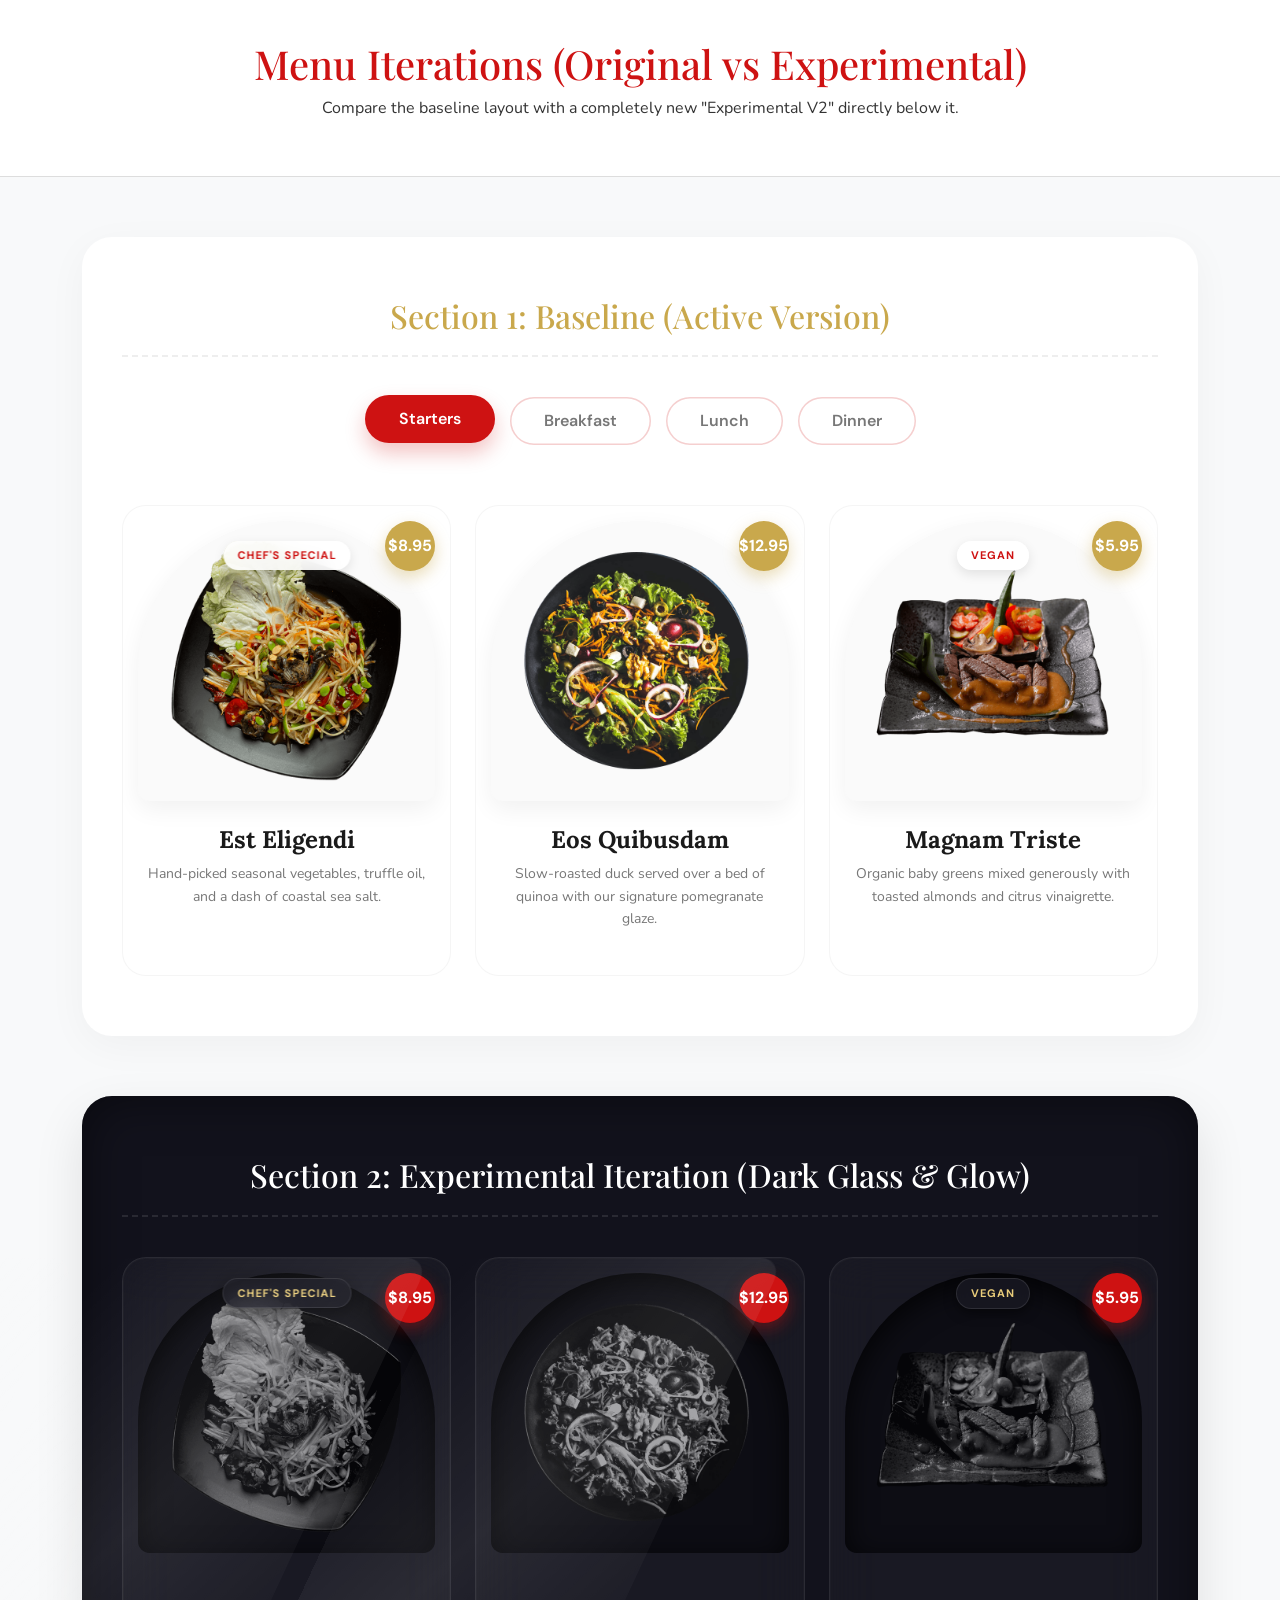
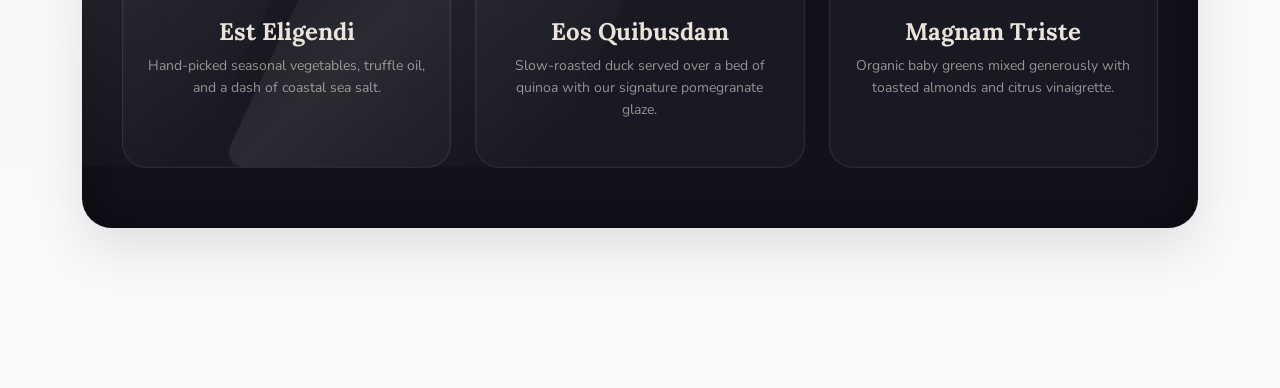
<file: layout.html>
<!DOCTYPE html>
<html lang="en">

<head>
    <meta charset="utf-8">
    <meta content="width=device-width, initial-scale=1.0" name="viewport">
    <title>Menu Layout - Arch Cards</title>

    <!-- Fonts -->
    <link href="https://fonts.googleapis.com" rel="preconnect">
    <link href="https://fonts.gstatic.com" rel="preconnect" crossorigin>
    <link
        href="https://fonts.googleapis.com/css2?family=DM+Sans:wght@300;400;500;600;700&family=Lora:ital,wght@0,400;0,600;0,700;1,400;1,600&family=Nunito:wght@300;400;500;600;700;800&family=Playfair+Display:ital,wght@0,400;0,600;0,700;1,400&display=swap"
        rel="stylesheet">
    <link href="assets/vendor/bootstrap-icons/bootstrap-icons.css" rel="stylesheet">

    <!-- Vendor CSS -->
    <link href="assets/vendor/bootstrap/css/bootstrap.min.css" rel="stylesheet">

    <style>
        :root {
            --premium-red: #ce1212;
            --premium-gold: #c9a84c;
            --premium-gold-light: #e8cc7a;
            --heading-font: 'Playfair Display', serif;
            --nav-font: 'DM Sans', sans-serif;
            --default-font: 'Nunito', sans-serif;
            --food-font: 'Lora', serif;
        }

        body {
            background-color: #f8f9fa;
            color: #333;
            font-family: var(--default-font);
            padding-bottom: 100px;
        }

        .preview-header {
            background: #fff;
            padding: 40px;
            text-align: center;
            margin-bottom: 60px;
            border-bottom: 1px solid #ddd;
        }

        .preview-header h1 {
            font-family: var(--heading-font);
            color: var(--premium-red);
        }

        .layout-section {
            background: #fff;
            border-radius: 30px;
            padding: 60px 40px;
            margin-bottom: 60px;
            box-shadow: 0 10px 40px rgba(0, 0, 0, 0.04);
        }

        .layout-title {
            font-family: var(--heading-font);
            font-size: 32px;
            color: var(--premium-gold);
            margin-bottom: 40px;
            text-align: center;
            border-bottom: 2px dashed #eee;
            padding-bottom: 20px;
        }

        /* =========================================================
       SECTION 1: ORIGINAL LAYOUT (Base Version)
       ========================================================= */
        .pill-tabs {
            display: flex;
            justify-content: center;
            flex-wrap: wrap;
            gap: 15px;
            margin-bottom: 60px;
        }

        .pill-tab {
            background: transparent;
            border: none;
            color: #777;
            padding: 12px 34px;
            border-radius: 50px;
            font-family: var(--nav-font);
            font-size: 16px;
            font-weight: 600;
            cursor: pointer;
            position: relative;
            transition: all 0.4s cubic-bezier(0.4, 0, 0.2, 1);
            box-shadow: inset 0 0 0 1.5px rgba(206, 18, 18, 0.2);
        }

        .pill-tab.active,
        .pill-tab:hover {
            background: var(--premium-red);
            color: #fff;
            box-shadow: 0 10px 20px rgba(206, 18, 18, 0.25);
            transform: translateY(-2px);
        }

        /* Improved contrast and accents for Dark Section tabs */
        .next-gen-section .pill-tab {
            color: rgba(234, 227, 217, 0.5);
            box-shadow: inset 0 0 0 1px rgba(234, 227, 217, 0.15);
        }

        .next-gen-section .pill-tab.active,
        .next-gen-section .pill-tab:hover {
            background: var(--premium-gold);
            color: #111;
            box-shadow: 0 10px 24px rgba(201, 168, 76, 0.3);
        }

        .arch-card {
            background: #ffffff;
            border-radius: 24px;
            padding: 15px 15px 45px 15px;
            /* Increased padding to prevent overlap */
            text-align: center;
            border: 1px solid rgba(0, 0, 0, 0.04);
            transition: all 0.6s cubic-bezier(0.2, 0.8, 0.2, 1);
            height: 100%;
            position: relative;
            cursor: pointer;
            overflow: hidden;
            z-index: 1;
        }

        .arch-card::before {
            content: '';
            position: absolute;
            top: 0;
            left: -150%;
            width: 100%;
            height: 100%;
            background: linear-gradient(120deg, transparent, rgba(255, 255, 255, 0.15), transparent);
            transform: skewX(-25deg);
            transition: all 1.8s ease-in-out;
            z-index: 10;
            pointer-events: none;
        }

        .arch-card:hover::before {
            left: 150%;
        }

        .arch-card:hover {
            box-shadow: 0 30px 60px rgba(0, 0, 0, 0.12);
            transform: translateY(-12px);
            border-color: rgba(201, 168, 76, 0.3);
        }

        .arch-img-wrapper {
            width: 100%;
            height: 280px;
            overflow: hidden;
            border-top-left-radius: 200px;
            border-top-right-radius: 200px;
            border-bottom-left-radius: 16px;
            border-bottom-right-radius: 16px;
            margin-bottom: 25px;
            position: relative;
            background: #fafafa;
            box-shadow: 0 8px 24px rgba(0, 0, 0, 0.06);
            transition: all 0.6s cubic-bezier(0.2, 0.8, 0.2, 1);
        }

        .arch-card:hover .arch-img-wrapper {
            border-top-left-radius: 120px;
            border-top-right-radius: 120px;
            height: 290px;
        }

        .arch-img-wrapper img {
            width: 100%;
            height: 100%;
            object-fit: contain;
            padding: 20px;
            transition: transform 0.8s cubic-bezier(0.2, 0.8, 0.2, 1);
        }

        .arch-card:hover .arch-img-wrapper img {
            transform: scale(1.18) rotate(3deg);
        }

        .floating-badge {
            position: absolute;
            top: 20px;
            left: 50%;
            transform: translateX(-50%);
            background: rgba(255, 255, 255, 0.9);
            backdrop-filter: blur(8px);
            color: var(--premium-red);
            font-family: var(--nav-font);
            font-size: 11px;
            font-weight: 700;
            letter-spacing: 1px;
            text-transform: uppercase;
            padding: 6px 14px;
            border-radius: 30px;
            box-shadow: 0 4px 12px rgba(0, 0, 0, 0.1);
            z-index: 2;
            transition: all 0.5s cubic-bezier(0.2, 0.8, 0.2, 1);
        }

        .arch-card:hover .floating-badge {
            top: 15px;
            background: var(--premium-red);
            color: #fff;
            box-shadow: 0 6px 16px rgba(206, 18, 18, 0.3);
        }

        .arch-card .price-tag {
            position: absolute;
            top: 15px;
            right: 15px;
            background: var(--premium-gold);
            color: #fff;
            font-family: var(--nav-font);
            font-size: 16px;
            font-weight: 700;
            width: 50px;
            height: 50px;
            display: flex;
            align-items: center;
            justify-content: center;
            border-radius: 50%;
            box-shadow: 0 6px 16px rgba(201, 168, 76, 0.4);
            z-index: 2;
            transition: all 0.6s cubic-bezier(0.34, 1.56, 0.64, 1);
        }

        .arch-card:hover .price-tag {
            transform: scale(1.15) rotate(-12deg);
            box-shadow: 0 12px 24px rgba(201, 168, 76, 0.6);
            background: #111;
        }

        .arch-card h4 {
            font-family: var(--food-font);
            font-size: 24px;
            font-weight: 700;
            color: #1a1a1a;
            margin-bottom: 8px;
            margin-top: 15px;
            transition: color 0.4s ease;
        }

        .arch-card:hover h4 {
            color: var(--premium-red);
        }

        .arch-card .ingredients {
            font-size: 14px;
            color: #777;
            margin-bottom: 0;
            padding: 0 10px;
            line-height: 1.6;
        }

        .add-btn {
            position: absolute;
            bottom: -60px;
            left: 50%;
            transform: translateX(-50%);
            background: #111;
            color: #fff;
            height: 48px;
            width: 48px;
            border-radius: 50px;
            display: flex;
            align-items: center;
            justify-content: center;
            font-size: 22px;
            transition: all 0.5s cubic-bezier(0.34, 1.56, 0.64, 1);
            box-shadow: 0 8px 20px rgba(0, 0, 0, 0.2);
            overflow: hidden;
            white-space: nowrap;
            z-index: 5;
        }

        .add-btn-text {
            font-family: var(--nav-font);
            font-size: 15px;
            font-weight: 700;
            letter-spacing: 0.5px;
            max-width: 0;
            opacity: 0;
            transition: all 0.4s ease;
        }

        .arch-card:hover .add-btn {
            bottom: 25px;
        }

        .add-btn:hover {
            background: var(--premium-red);
            width: 160px;
            box-shadow: 0 10px 24px rgba(206, 18, 18, 0.4);
        }

        .add-btn:hover .add-btn-text {
            max-width: 100px;
            opacity: 1;
            margin-left: 18px;
            margin-right: 8px;
        }

        .add-btn i {
            transition: transform 0.4s ease;
        }

        .add-btn:hover i {
            transform: translateX(4px);
        }


        /* =========================================================
       SECTION 2: EXPERIMENTAL DUPLICATE (Full Premium Upgrades)
       ========================================================= */
        .next-gen-section {
            background: #12121c;
            /* Deep Charcoal Dark Mode */
            color: #eae3d9;
            /* Cream Text */
            border-radius: 30px;
            padding: 60px 40px;
            margin-bottom: 60px;
            box-shadow: inset 0 0 50px rgba(0, 0, 0, 0.5), 0 20px 50px rgba(0, 0, 0, 0.1);
        }

        .next-gen-section .layout-title {
            border-bottom-color: rgba(255, 255, 255, 0.1);
        }

        /* V2 Card Base */
        .arch-card-v2 {
            background: rgba(255, 255, 255, 0.03);
            /* Frosted Glass Base */
            backdrop-filter: blur(24px);
            -webkit-backdrop-filter: blur(24px);
            border-radius: 24px;
            padding: 15px 15px 45px 15px;
            /* Increased padding to prevent overlap */
            text-align: center;
            border: 1px solid rgba(255, 255, 255, 0.08);
            /* Re-added solid subtle border mask */
            box-shadow: inset 0 0 0 1px rgba(255, 255, 255, 0.02);
            transition: all 0.6s cubic-bezier(0.2, 0.8, 0.2, 1);
            height: 100%;
            position: relative;
            cursor: pointer;
            /* removed overflow: hidden to allow image to pop OUT of card! */
            z-index: 1;
        }

        /* Spotlight Glow (Cursor Follows) Layer */
        .spotlight {
            position: absolute;
            top: 0;
            left: 0;
            right: 0;
            bottom: 0;
            border-radius: 24px;
            pointer-events: none;
            z-index: 1.5;
            /* In front of the mask but behind the content */
            opacity: 0;
            pointer-events: none;
            /* Never interferes with interaction */
            transition: opacity 0.5s ease;
            background: radial-gradient(600px circle at var(--mouse-x, 50%) var(--mouse-y, 50%),
                    rgba(201, 168, 76, 0.35),
                    transparent 40%);
        }

        .arch-card-v2:hover .spotlight {
            opacity: 1;
        }

        /* Glare Sweep Layer */
        .glare-sweep {
            position: absolute;
            top: 0;
            left: -150%;
            width: 100%;
            height: 100%;
            border-radius: 24px;
            overflow: hidden;
            background: linear-gradient(120deg, transparent, rgba(255, 255, 255, 0.08), transparent);
            transform: skewX(-25deg);
            transition: all 2.2s ease-in-out;
            z-index: 20;
            /* Swept OVER badge and price tag for realism */
            pointer-events: none;
        }

        .arch-card-v2:hover .glare-sweep {
            left: 150%;
        }

        .arch-card-v2:hover {
            box-shadow: 0 40px 80px rgba(0, 0, 0, 0.6);
            transform: translateY(-12px);
            border-color: rgba(201, 168, 76, 0.3);
        }

        /* V2 Image Arch Wrapper (Container) */
        .arch-img-wrapper-v2 {
            width: 100%;
            height: 280px;
            margin-bottom: 35px;
            /* Extra room due to scale pop-out */
            position: relative;
            transition: all 0.6s cubic-bezier(0.2, 0.8, 0.2, 1);
        }

        /* The arch background logic separated so img can overflow */
        .arch-bg-mask {
            position: absolute;
            top: 0;
            left: 0;
            right: 0;
            bottom: 0;
            border-top-left-radius: 200px;
            border-top-right-radius: 200px;
            border-bottom-left-radius: 16px;
            border-bottom-right-radius: 16px;
            background: #0d0d14;
            box-shadow: inset 0 8px 30px rgba(0, 0, 0, 0.8);
            z-index: 1;
            transition: all 0.5s cubic-bezier(0.2, 0.8, 0.2, 1);
        }

        .arch-card-v2:hover .arch-bg-mask {
            border-top-left-radius: 40px;
            border-top-right-radius: 40px;
            bottom: 20px;
            /* Slight squeeze to accentuate 3D scale */
        }

        /* 3D PARALLAX ESCAPE IMAGE */
        .arch-img-wrapper-v2 img {
            position: relative;
            width: 100%;
            height: 100%;
            object-fit: contain;
            padding: 20px;
            filter: grayscale(100%) opacity(0.6) contrast(1.2);
            transition: transform 0.8s cubic-bezier(0.2, 0.8, 0.2, 1), filter 1s ease;
            z-index: 2;
            /* Sits above the arch background */
        }

        .arch-card-v2:hover .arch-img-wrapper-v2 img {
            filter: drop-shadow(0 20px 30px rgba(0, 0, 0, 0.6)) grayscale(0%) opacity(1) contrast(1.1);
            transform: scale(1.3) translateY(-15px) rotate(4deg);
            /* Pops completely outside! */
        }

        /* 5-Star Rating Reveal */
        .rating-stars {
            color: var(--premium-gold-light);
            font-size: 14px;
            letter-spacing: 2px;
            opacity: 0;
            height: 20px;
            /* Fixed height to prevent layout shift */
            transform: translateY(10px);
            transition: all 0.5s cubic-bezier(0.2, 0.8, 0.2, 1);
            margin-bottom: 10px;
            position: relative;
            z-index: 2;
        }

        .arch-card-v2:hover .rating-stars {
            opacity: 1;
            transform: translateY(0);
        }

        .rating-stars span {
            font-family: var(--nav-font);
            font-size: 11px;
            color: rgba(234, 227, 217, 0.5);
            letter-spacing: 0;
            margin-left: 5px;
        }

        /* Content */
        .v2-content {
            position: relative;
            z-index: 2;
        }

        .arch-card-v2 h4 {
            font-family: var(--food-font);
            font-size: 24px;
            font-weight: 700;
            color: #eae3d9;
            margin-bottom: 8px;
            transition: color 0.4s ease;
        }

        .arch-card-v2:hover h4 {
            background: linear-gradient(90deg, #eae3d9, var(--premium-gold-light), #fff, #eae3d9);
            background-size: 200% auto;
            color: transparent;
            -webkit-background-clip: text;
            background-clip: text;
            animation: shine-text 3s linear infinite;
        }

        @keyframes shine-text {
            to {
                background-position: 200% center;
            }
        }

        .arch-card-v2 .ingredients {
            font-size: 14px;
            color: rgba(234, 227, 217, 0.6);
            margin-bottom: 0;
            padding: 0 10px;
            line-height: 1.6;
        }

        .arch-card-v2 .price-tag {
            position: absolute;
            top: 15px;
            right: 15px;
            background: var(--premium-red);
            color: #fff;
            font-family: var(--nav-font);
            font-size: 16px;
            font-weight: 700;
            width: 50px;
            height: 50px;
            display: flex;
            align-items: center;
            justify-content: center;
            border-radius: 50%;
            box-shadow: 0 6px 16px rgba(206, 18, 18, 0.4);
            z-index: 10;
            transition: all 0.6s cubic-bezier(0.34, 1.56, 0.64, 1);
        }

        .arch-card-v2:hover .price-tag {
            transform: scale(1.15) rotate(15deg);
            box-shadow: 0 12px 30px rgba(201, 168, 76, 0.5);
            background: var(--premium-gold);
            color: #111;
        }

        .arch-card-v2 .floating-badge {
            position: absolute;
            top: 20px;
            left: 50%;
            transform: translateX(-50%);
            background: rgba(26, 26, 36, 0.8);
            backdrop-filter: blur(8px);
            -webkit-backdrop-filter: blur(8px);
            border: 1px solid rgba(255, 255, 255, 0.1);
            color: var(--premium-gold-light);
            font-family: var(--nav-font);
            font-size: 11px;
            font-weight: 700;
            letter-spacing: 1px;
            text-transform: uppercase;
            padding: 6px 14px;
            border-radius: 30px;
            box-shadow: 0 4px 12px rgba(0, 0, 0, 0.5);
            z-index: 10;
            transition: all 0.5s cubic-bezier(0.2, 0.8, 0.2, 1);
        }

        .arch-card-v2:hover .floating-badge {
            top: 15px;
            background: var(--premium-gold);
            color: #111;
        }

        .arch-card-v2 .add-btn {
            position: absolute;
            bottom: -60px;
            left: 50%;
            transform: translateX(-50%);
            background: var(--premium-gold);
            color: #111;
            height: 48px;
            width: 48px;
            border-radius: 50px;
            display: flex;
            align-items: center;
            justify-content: center;
            font-size: 22px;
            transition: all 0.5s cubic-bezier(0.34, 1.56, 0.64, 1);
            box-shadow: 0 8px 20px rgba(201, 168, 76, 0.3);
            overflow: hidden;
            white-space: nowrap;
            z-index: 15;
            opacity: 0;
            pointer-events: none;
        }

        .arch-card-v2:hover .add-btn {
            bottom: 25px;
            opacity: 1;
            pointer-events: auto;
        }

        .arch-card-v2 .add-btn:hover {
            background: var(--premium-red);
            color: #fff;
            width: 160px;
            box-shadow: 0 10px 24px rgba(206, 18, 18, 0.5);
        }

        .arch-card-v2 .add-btn:hover .add-btn-text {
            max-width: 100px;
            opacity: 1;
            margin-left: 18px;
            margin-right: 8px;
        }

        .arch-card-v2 .add-btn:hover i {
            transform: translateX(4px);
        }

        /* Remove clipping on row so expanded images survive bounds */
        .row {
            overflow: visible;
        }

        /* Mobile Optimization */
        @media (max-width: 768px) {

            .layout-section,
            .next-gen-section {
                padding: 40px 20px;
            }

            .arch-img-wrapper,
            .arch-img-wrapper-v2 {
                height: 240px;
            }
        }
    </style>
</head>

<body>

    <div class="preview-header">
        <h1>Menu Iterations (Original vs Experimental)</h1>
        <p>Compare the baseline layout with a completely new "Experimental V2" directly below it.</p>
    </div>

    <div class="container">

        <!-- ========================================================================= -->
        <!-- SECTION 1: THE ORIGINAL APPROVED LAYOUT -->
        <!-- ========================================================================= -->
        <div class="layout-section">
            <h2 class="layout-title">Section 1: Baseline (Active Version)</h2>

            <div class="pill-tabs">
                <button class="pill-tab active">Starters</button>
                <button class="pill-tab">Breakfast</button>
                <button class="pill-tab">Lunch</button>
                <button class="pill-tab">Dinner</button>
            </div>

            <div class="row g-4 justify-content-center">
                <!-- Card 1 -->
                <div class="col-lg-4 col-md-6">
                    <div class="arch-card">
                        <div class="price-tag">$8.95</div>
                        <div class="arch-img-wrapper">
                            <span class="floating-badge">Chef's Special</span>
                            <img src="assets/img/menu/menu-item-3.png" alt="Menu Item">
                        </div>
                        <h4>Est Eligendi</h4>
                        <p class="ingredients">Hand-picked seasonal vegetables, truffle oil, and a dash of coastal sea
                            salt.</p>
                        <div class="add-btn">
                            <span class="add-btn-text">Order Now</span>
                            <i class="bi bi-arrow-right-short"></i>
                        </div>
                    </div>
                </div>

                <!-- Card 2 -->
                <div class="col-lg-4 col-md-6">
                    <div class="arch-card">
                        <div class="price-tag">$12.95</div>
                        <div class="arch-img-wrapper">
                            <img src="assets/img/menu/menu-item-4.png" alt="Menu Item">
                        </div>
                        <h4>Eos Quibusdam</h4>
                        <p class="ingredients">Slow-roasted duck served over a bed of quinoa with our signature
                            pomegranate glaze.</p>
                        <div class="add-btn">
                            <span class="add-btn-text">Order Now</span>
                            <i class="bi bi-arrow-right-short"></i>
                        </div>
                    </div>
                </div>

                <!-- Card 3 -->
                <div class="col-lg-4 col-md-6">
                    <div class="arch-card">
                        <div class="price-tag">$5.95</div>
                        <div class="arch-img-wrapper">
                            <span class="floating-badge">Vegan</span>
                            <img src="assets/img/menu/menu-item-5.png" alt="Menu Item">
                        </div>
                        <h4>Magnam Triste</h4>
                        <p class="ingredients">Organic baby greens mixed generously with toasted almonds and citrus
                            vinaigrette.</p>
                        <div class="add-btn">
                            <span class="add-btn-text">Order Now</span>
                            <i class="bi bi-arrow-right-short"></i>
                        </div>
                    </div>
                </div>
            </div>
        </div>


        <!-- ========================================================================= -->
        <!-- SECTION 2: THE EXPERIMENTAL COPY (V2 Ultimate Edit) -->
        <!-- ========================================================================= -->
        <div class="next-gen-section">
            <h2 class="layout-title text-white">Section 2:
                Experimental Iteration (Dark Glass & Glow)</h2>

            <div class="row g-4 justify-content-center">
                <!-- V2 Card 1 -->
                <div class="col-lg-4 col-md-6">
                    <div class="arch-card-v2" onmousemove="handleSpotlight(event, this)">
                        <div class="spotlight"></div>
                        <div class="glare-sweep"></div>
                        <div class="price-tag">$8.95</div>
                        <span class="floating-badge">Chef's Special</span>

                        <div class="arch-img-wrapper-v2">
                            <div class="arch-bg-mask"></div>
                            <img src="assets/img/menu/menu-item-3.png" alt="Menu Item">
                        </div>

                        <div class="v2-content">
                            <div class="rating-stars">★★★★★ <span>(142 Reviews)</span></div>
                            <h4>Est Eligendi</h4>
                            <p class="ingredients">Hand-picked seasonal vegetables, truffle oil, and a dash of coastal
                                sea salt.</p>
                        </div>

                        <div class="add-btn">
                            <span class="add-btn-text">Order Now</span>
                            <i class="bi bi-arrow-right-short"></i>
                        </div>
                    </div>
                </div>

                <!-- V2 Card 2 -->
                <div class="col-lg-4 col-md-6">
                    <div class="arch-card-v2" onmousemove="handleSpotlight(event, this)">
                        <div class="spotlight"></div>
                        <div class="glare-sweep"></div>
                        <div class="price-tag">$12.95</div>

                        <div class="arch-img-wrapper-v2">
                            <div class="arch-bg-mask"></div>
                            <img src="assets/img/menu/menu-item-4.png" alt="Menu Item">
                        </div>

                        <div class="v2-content">
                            <div class="rating-stars">★★★★★ <span>(84 Reviews)</span></div>
                            <h4>Eos Quibusdam</h4>
                            <p class="ingredients">Slow-roasted duck served over a bed of quinoa with our signature
                                pomegranate glaze.</p>
                        </div>

                        <div class="add-btn">
                            <span class="add-btn-text">Order Now</span>
                            <i class="bi bi-arrow-right-short"></i>
                        </div>
                    </div>
                </div>

                <!-- V2 Card 3 -->
                <div class="col-lg-4 col-md-6">
                    <div class="arch-card-v2" onmousemove="handleSpotlight(event, this)">
                        <div class="spotlight"></div>
                        <div class="glare-sweep"></div>
                        <div class="price-tag">$5.95</div>
                        <span class="floating-badge">Vegan</span>

                        <div class="arch-img-wrapper-v2">
                            <div class="arch-bg-mask"></div>
                            <img src="assets/img/menu/menu-item-5.png" alt="Menu Item">
                        </div>

                        <div class="v2-content">
                            <div class="rating-stars">★★★★★ <span>(210 Reviews)</span></div>
                            <h4>Magnam Triste</h4>
                            <p class="ingredients">Organic baby greens mixed generously with toasted almonds and citrus
                                vinaigrette.</p>
                        </div>

                        <div class="add-btn">
                            <span class="add-btn-text">Order Now</span>
                            <i class="bi bi-arrow-right-short"></i>
                        </div>
                    </div>
                </div>
            </div>

        </div>

    </div>

    <script>
        // Spotlight JS Logic for V2 Cards
        function handleSpotlight(e, card) {
            const rect = card.getBoundingClientRect();
            const x = e.clientX - rect.left;
            const y = e.clientY - rect.top;
            card.style.setProperty('--mouse-x', `${x}px`);
            card.style.setProperty('--mouse-y', `${y}px`);
        }
    </script>

</body>

</html>
</file>
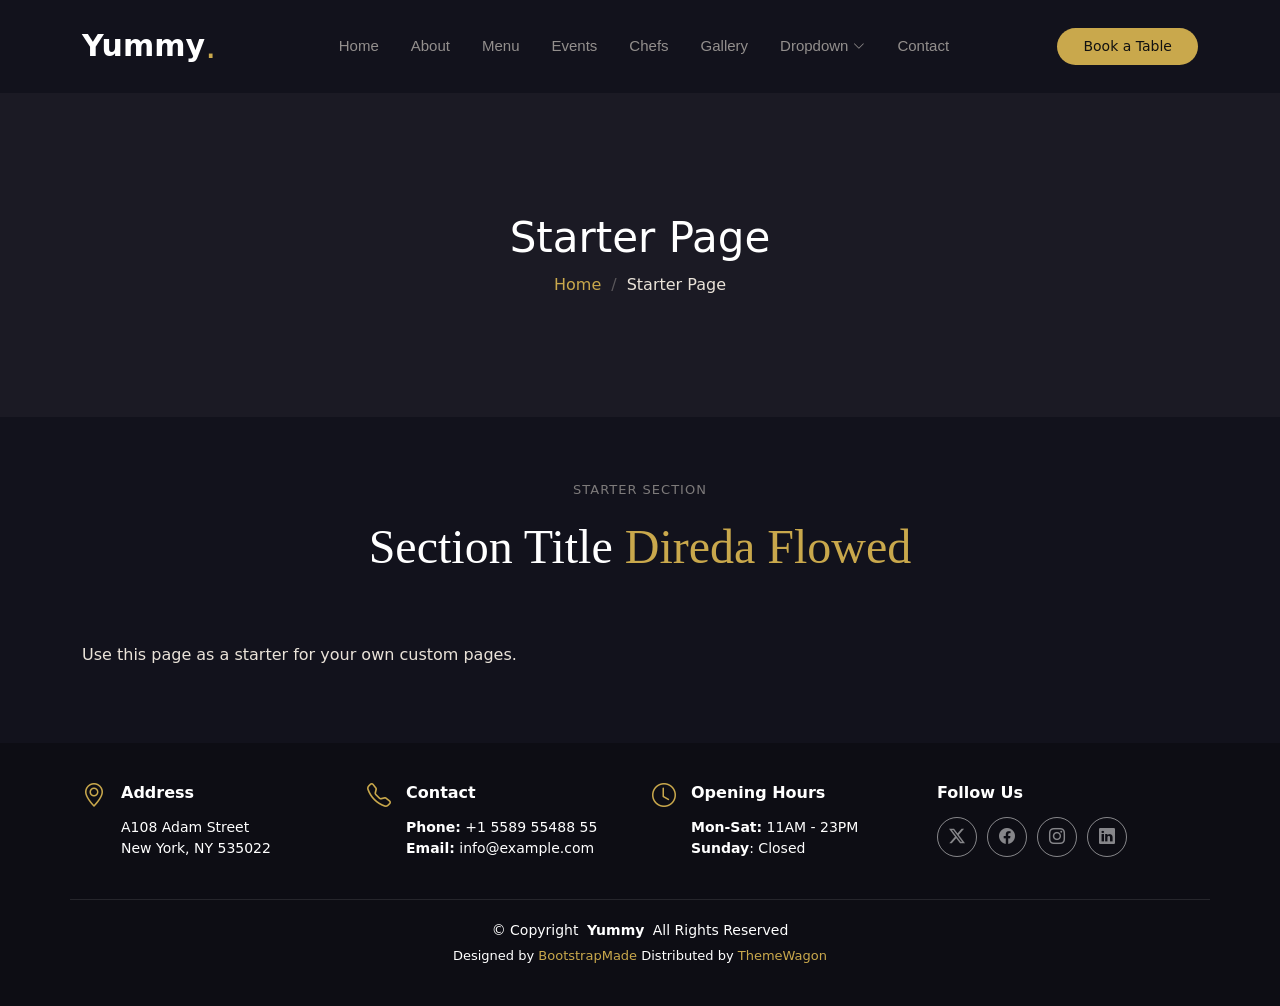
<file: starter-page.html>
<!DOCTYPE html>
<html lang="en">

<head>
  <meta charset="utf-8">
  <meta content="width=device-width, initial-scale=1.0" name="viewport">
  <title>Starter Page - Yummy Bootstrap Template</title>
  <meta name="description" content="">
  <meta name="keywords" content="">

  <!-- Favicons -->
  <link href="assets/img/favicon.png" rel="icon">
  <link href="assets/img/apple-touch-icon.png" rel="apple-touch-icon">

  <!-- Fonts -->
  <link href="https://fonts.googleapis.com" rel="preconnect">
  <link href="https://fonts.gstatic.com" rel="preconnect" crossorigin>
  <link href="https://fonts.googleapis.com/css2?family=Roboto:ital,wght@0,100;0,300;0,400;0,500;0,700;0,900;1,100;1,300;1,400;1,500;1,700;1,900&family=Inter:wght@100;200;300;400;500;600;700;800;900&family=Amatic+SC:wght@400;700&display=swap" rel="stylesheet">

  <!-- Vendor CSS Files -->
  <link href="assets/vendor/bootstrap/css/bootstrap.min.css" rel="stylesheet">
  <link href="assets/vendor/bootstrap-icons/bootstrap-icons.css" rel="stylesheet">
  <link href="assets/vendor/aos/aos.css" rel="stylesheet">
  <link href="assets/vendor/glightbox/css/glightbox.min.css" rel="stylesheet">
  <link href="assets/vendor/swiper/swiper-bundle.min.css" rel="stylesheet">

  <!-- Main CSS File -->
  <link href="assets/css/main.css" rel="stylesheet">

  <!-- =======================================================
  * Template Name: Yummy
  * Template URL: https://bootstrapmade.com/yummy-bootstrap-restaurant-website-template/
  * Updated: Aug 07 2024 with Bootstrap v5.3.3
  * Author: BootstrapMade.com
  * License: https://bootstrapmade.com/license/
  ======================================================== -->
</head>

<body class="starter-page-page">

  <header id="header" class="header d-flex align-items-center sticky-top">
    <div class="container position-relative d-flex align-items-center justify-content-between">

      <a href="index.html" class="logo d-flex align-items-center me-auto me-xl-0">
        <!-- Uncomment the line below if you also wish to use an image logo -->
        <!-- <img src="assets/img/logo.png" alt=""> -->
        <h1 class="sitename">Yummy</h1>
        <span>.</span>
      </a>

      <nav id="navmenu" class="navmenu">
        <ul>
          <li><a href="#hero">Home<br></a></li>
          <li><a href="#about">About</a></li>
          <li><a href="#menu">Menu</a></li>
          <li><a href="#events">Events</a></li>
          <li><a href="#chefs">Chefs</a></li>
          <li><a href="#gallery">Gallery</a></li>
          <li class="dropdown"><a href="#"><span>Dropdown</span> <i class="bi bi-chevron-down toggle-dropdown"></i></a>
            <ul>
              <li><a href="#">Dropdown 1</a></li>
              <li class="dropdown"><a href="#"><span>Deep Dropdown</span> <i class="bi bi-chevron-down toggle-dropdown"></i></a>
                <ul>
                  <li><a href="#">Deep Dropdown 1</a></li>
                  <li><a href="#">Deep Dropdown 2</a></li>
                  <li><a href="#">Deep Dropdown 3</a></li>
                  <li><a href="#">Deep Dropdown 4</a></li>
                  <li><a href="#">Deep Dropdown 5</a></li>
                </ul>
              </li>
              <li><a href="#">Dropdown 2</a></li>
              <li><a href="#">Dropdown 3</a></li>
              <li><a href="#">Dropdown 4</a></li>
            </ul>
          </li>
          <li><a href="#contact">Contact</a></li>
        </ul>
        <i class="mobile-nav-toggle d-xl-none bi bi-list"></i>
      </nav>

      <a class="btn-getstarted" href="index.html#book-a-table">Book a Table</a>

    </div>
  </header>

  <main class="main">

    <!-- Page Title -->
    <div class="page-title" data-aos="fade">
      <div class="container">
        <h1>Starter Page</h1>
        <nav class="breadcrumbs">
          <ol>
            <li><a href="index.html">Home</a></li>
            <li class="current">Starter Page</li>
          </ol>
        </nav>
      </div>
    </div><!-- End Page Title -->

    <!-- Starter Section Section -->
    <section id="starter-section" class="starter-section section">

      <!-- Section Title -->
      <div class="container section-title" data-aos="fade-up">
        <h2>Starter Section</h2>
        <p><span>Section Title</span> <span class="description-title">Direda Flowed</span></p>
      </div><!-- End Section Title -->

      <div class="container" data-aos="fade-up">
        <p>Use this page as a starter for your own custom pages.</p>
      </div>

    </section><!-- /Starter Section Section -->

  </main>

  <footer id="footer" class="footer dark-background">

    <div class="container">
      <div class="row gy-3">
        <div class="col-lg-3 col-md-6 d-flex">
          <i class="bi bi-geo-alt icon"></i>
          <div class="address">
            <h4>Address</h4>
            <p>A108 Adam Street</p>
            <p>New York, NY 535022</p>
            <p></p>
          </div>

        </div>

        <div class="col-lg-3 col-md-6 d-flex">
          <i class="bi bi-telephone icon"></i>
          <div>
            <h4>Contact</h4>
            <p>
              <strong>Phone:</strong> <span>+1 5589 55488 55</span><br>
              <strong>Email:</strong> <span>info@example.com</span><br>
            </p>
          </div>
        </div>

        <div class="col-lg-3 col-md-6 d-flex">
          <i class="bi bi-clock icon"></i>
          <div>
            <h4>Opening Hours</h4>
            <p>
              <strong>Mon-Sat:</strong> <span>11AM - 23PM</span><br>
              <strong>Sunday</strong>: <span>Closed</span>
            </p>
          </div>
        </div>

        <div class="col-lg-3 col-md-6">
          <h4>Follow Us</h4>
          <div class="social-links d-flex">
            <a href="#" class="twitter"><i class="bi bi-twitter-x"></i></a>
            <a href="#" class="facebook"><i class="bi bi-facebook"></i></a>
            <a href="#" class="instagram"><i class="bi bi-instagram"></i></a>
            <a href="#" class="linkedin"><i class="bi bi-linkedin"></i></a>
          </div>
        </div>

      </div>
    </div>

    <div class="container copyright text-center mt-4">
      <p>© <span>Copyright</span> <strong class="px-1 sitename">Yummy</strong> <span>All Rights Reserved</span></p>
      <div class="credits">
        <!-- All the links in the footer should remain intact. -->
        <!-- You can delete the links only if you've purchased the pro version. -->
        <!-- Licensing information: https://bootstrapmade.com/license/ -->
        <!-- Purchase the pro version with working PHP/AJAX contact form: [buy-url] -->
        Designed by <a href="https://bootstrapmade.com/">BootstrapMade</a> Distributed by <a href="https://themewagon.com">ThemeWagon</a>
      </div>
    </div>

  </footer>

  <!-- Scroll Top -->
  <a href="#" id="scroll-top" class="scroll-top d-flex align-items-center justify-content-center"><i class="bi bi-arrow-up-short"></i></a>

  <!-- Preloader -->
  <div id="preloader"></div>

  <!-- Vendor JS Files -->
  <script src="assets/vendor/bootstrap/js/bootstrap.bundle.min.js"></script>
  <script src="assets/vendor/php-email-form/validate.js"></script>
  <script src="assets/vendor/aos/aos.js"></script>
  <script src="assets/vendor/glightbox/js/glightbox.min.js"></script>
  <script src="assets/vendor/purecounter/purecounter_vanilla.js"></script>
  <script src="assets/vendor/swiper/swiper-bundle.min.js"></script>

  <!-- Main JS File -->
  <script src="assets/js/main.js"></script>

</body>

</html>
</file>
<file: assets/css/main.css>
/**
* Template Name: Yummy
* Template URL: https://bootstrapmade.com/yummy-bootstrap-restaurant-website-template/
* Updated: Aug 07 2024 with Bootstrap v5.3.3
* Author: BootstrapMade.com
* License: https://bootstrapmade.com/license/
*/

/*--------------------------------------------------------------
# Font & Color Variables
# Help: https://bootstrapmade.com/color-system/
--------------------------------------------------------------*/
/* Fonts */
:root {
  --default-font: "Nunito", system-ui, -apple-system, "Segoe UI", Roboto, "Helvetica Neue", Arial, sans-serif;
  --heading-font: "Playfair Display", serif;
  --nav-font: "DM Sans", sans-serif;
  --food-font: "Lora", serif;
}

/* Global Colors - The following color variables are used throughout the website. Updating them here will change the color scheme of the entire website */
:root {
  --background-color: #12121c;
  /* Background color for the entire website, including individual sections */
  --default-color: #eae3d9;
  /* Default color used for the majority of the text content across the entire website */
  --heading-color: #ffffff;
  /* Color for headings, subheadings and title throughout the website */
  --accent-color: #c9a84c;
  /* Accent color that represents your brand on the website. It's used for buttons, links, and other elements that need to stand out */
  --surface-color: #1a1a24;
  /* The surface color is used as a background of boxed elements within sections, such as cards, icon boxes, or other elements that require a visual separation from the global background. */
  --contrast-color: #111111;
  /* Contrast color for text, ensuring readability against backgrounds of accent, heading, or default colors. */
}

/* Nav Menu Colors - The following color variables are used specifically for the navigation menu. They are separate from the global colors to allow for more customization options */
:root {
  --nav-color: rgba(234, 227, 217, 0.6);
  /* The default color of the main navmenu links */
  --nav-hover-color: #c9a84c;
  /* Applied to main navmenu links when they are hovered over or active */
  --nav-mobile-background-color: #1a1a24;
  /* Used as the background color for mobile navigation menu */
  --nav-dropdown-background-color: #1a1a24;
  /* Used as the background color for dropdown items that appear when hovering over primary navigation items */
  --nav-dropdown-color: rgba(234, 227, 217, 0.6);
  /* Used for navigation links of the dropdown items in the navigation menu. */
  --nav-dropdown-hover-color: #c9a84c;
  /* Similar to --nav-hover-color, this color is applied to dropdown navigation links when they are hovered over. */
}

/* Color Presets - These classes override global colors when applied to any section or element, providing reuse of the sam color scheme. */

.light-background {
  --background-color: #181824;
  --surface-color: #1f1f2e;
}

.dark-background {
  --background-color: #0d0d14;
  --default-color: #ffffff;
  --heading-color: #ffffff;
  --surface-color: #1a1a24;
  --contrast-color: #ffffff;
}

/* Smooth scroll */
:root {
  scroll-behavior: smooth;
}

/*--------------------------------------------------------------
# General Styling & Shared Classes
--------------------------------------------------------------*/
body {
  color: var(--default-color);
  background-color: var(--background-color);
  font-family: var(--default-font);
}

a {
  color: var(--accent-color);
  text-decoration: none;
  transition: 0.3s;
}

a:hover {
  color: color-mix(in srgb, var(--accent-color), transparent 25%);
  text-decoration: none;
}

h1,
h2,
h3,
h4,
h5,
h6 {
  color: var(--heading-color);
  font-family: var(--heading-font);
}

/* Pulsating Play Button
------------------------------*/
.pulsating-play-btn {
  width: 94px;
  height: 94px;
  background: radial-gradient(var(--accent-color) 50%, color-mix(in srgb, var(--accent-color), transparent 75%) 52%);
  border-radius: 50%;
  display: block;
  position: relative;
  overflow: hidden;
}

.pulsating-play-btn:before {
  content: "";
  position: absolute;
  width: 120px;
  height: 120px;
  animation-delay: 0s;
  animation: pulsate-play-btn 2s;
  animation-direction: forwards;
  animation-iteration-count: infinite;
  animation-timing-function: steps;
  opacity: 1;
  border-radius: 50%;
  border: 5px solid color-mix(in srgb, var(--accent-color), transparent 30%);
  top: -15%;
  left: -15%;
  background: rgba(198, 16, 0, 0);
}

.pulsating-play-btn:after {
  content: "";
  position: absolute;
  left: 50%;
  top: 50%;
  transform: translateX(-40%) translateY(-50%);
  width: 0;
  height: 0;
  border-top: 10px solid transparent;
  border-bottom: 10px solid transparent;
  border-left: 15px solid #fff;
  z-index: 100;
  transition: all 400ms cubic-bezier(0.55, 0.055, 0.675, 0.19);
}

.pulsating-play-btn:hover:before {
  content: "";
  position: absolute;
  left: 50%;
  top: 50%;
  transform: translateX(-40%) translateY(-50%);
  width: 0;
  height: 0;
  border: none;
  border-top: 10px solid transparent;
  border-bottom: 10px solid transparent;
  border-left: 15px solid #fff;
  z-index: 200;
  animation: none;
  border-radius: 0;
}

.pulsating-play-btn:hover:after {
  border-left: 15px solid var(--accent-color);
  transform: scale(20);
}

@keyframes pulsate-play-btn {
  0% {
    transform: scale(0.6, 0.6);
    opacity: 1;
  }

  100% {
    transform: scale(1, 1);
    opacity: 0;
  }
}

/* PHP Email Form Messages
------------------------------*/
.php-email-form .error-message {
  display: none;
  background: #df1529;
  color: #ffffff;
  text-align: left;
  padding: 15px;
  margin-bottom: 24px;
  font-weight: 600;
}

.php-email-form .sent-message {
  display: none;
  color: #ffffff;
  background: #059652;
  text-align: center;
  padding: 15px;
  margin-bottom: 24px;
  font-weight: 600;
}

.php-email-form .loading {
  display: none;
  background: var(--surface-color);
  text-align: center;
  padding: 15px;
  margin-bottom: 24px;
}

.php-email-form .loading:before {
  content: "";
  display: inline-block;
  border-radius: 50%;
  width: 24px;
  height: 24px;
  margin: 0 10px -6px 0;
  border: 3px solid var(--accent-color);
  border-top-color: var(--surface-color);
  animation: php-email-form-loading 1s linear infinite;
}

@keyframes php-email-form-loading {
  0% {
    transform: rotate(0deg);
  }

  100% {
    transform: rotate(360deg);
  }
}

/*--------------------------------------------------------------
# Global Header
--------------------------------------------------------------*/
.header {
  color: var(--default-color);
  background-color: var(--background-color);
  padding: 20px 0;
  transition: all 0.5s;
  z-index: 997;
}

.header .logo {
  line-height: 1;
}

.header .logo img {
  max-height: 36px;
  margin-right: 8px;
}

.header .logo h1 {
  font-size: 30px;
  margin: 0;
  font-weight: 700;
  color: var(--heading-color);
  font-family: var(--default-font);
}

.header .logo span {
  color: var(--accent-color);
  font-size: 36px;
}

.header .btn-getstarted,
.header .btn-getstarted:focus {
  color: var(--contrast-color);
  background: var(--accent-color);
  font-size: 14px;
  padding: 8px 26px;
  margin: 0;
  border-radius: 50px;
  transition: 0.3s;
}

.header .btn-getstarted:hover,
.header .btn-getstarted:focus:hover {
  color: var(--contrast-color);
  background: color-mix(in srgb, var(--accent-color), transparent 15%);
}

@media (max-width: 1200px) {
  .header .logo {
    order: 1;
  }

  .header .btn-getstarted {
    order: 2;
    margin: 0 15px 0 0;
    padding: 6px 20px;
  }

  .header .navmenu {
    order: 3;
  }
}

.scrolled .header {
  box-shadow: 0px 0 18px rgba(0, 0, 0, 0.1);
}

/*--------------------------------------------------------------
# Navigation Menu
--------------------------------------------------------------*/
/* Desktop Navigation */
@media (min-width: 1200px) {
  .navmenu {
    padding: 0;
  }

  .navmenu ul {
    margin: 0;
    padding: 0;
    display: flex;
    list-style: none;
    align-items: center;
  }

  .navmenu li {
    position: relative;
  }

  .navmenu>ul>li {
    white-space: nowrap;
    padding: 15px 14px;
  }

  .navmenu>ul>li:last-child {
    padding-right: 0;
  }

  .navmenu a,
  .navmenu a:focus {
    color: var(--nav-color);
    font-size: 15px;
    padding: 0 2px;
    font-family: var(--nav-font);
    font-weight: 500;
    display: flex;
    align-items: center;
    justify-content: space-between;
    white-space: nowrap;
    transition: 0.3s;
    position: relative;
  }

  .navmenu a i,
  .navmenu a:focus i {
    font-size: 12px;
    line-height: 0;
    margin-left: 5px;
    transition: 0.3s;
  }

  .navmenu>ul>li>a:before {
    content: "";
    position: absolute;
    height: 2px;
    bottom: -6px;
    left: 0;
    background-color: var(--nav-hover-color);
    visibility: hidden;
    width: 0px;
    transition: all 0.3s ease-in-out 0s;
  }

  .navmenu a:hover:before,
  .navmenu li:hover>a:before,
  .navmenu .active:before {
    visibility: visible;
    width: 100%;
  }

  .navmenu li:hover>a,
  .navmenu .active,
  .navmenu .active:focus {
    color: color-mix(in srgb, var(--nav-color) 80%, black 50%);
  }

  .navmenu .dropdown ul {
    margin: 0;
    padding: 10px 0;
    background: var(--nav-dropdown-background-color);
    display: block;
    position: absolute;
    visibility: hidden;
    left: 14px;
    top: 130%;
    opacity: 0;
    transition: 0.3s;
    border-radius: 4px;
    z-index: 99;
    box-shadow: 0px 0px 30px rgba(0, 0, 0, 0.1);
  }

  .navmenu .dropdown ul li {
    min-width: 200px;
  }

  .navmenu .dropdown ul a {
    padding: 10px 20px;
    font-size: 15px;
    text-transform: none;
    color: var(--nav-dropdown-color);
  }

  .navmenu .dropdown ul a i {
    font-size: 12px;
  }

  .navmenu .dropdown ul a:hover,
  .navmenu .dropdown ul .active:hover,
  .navmenu .dropdown ul li:hover>a {
    color: var(--nav-dropdown-hover-color);
  }

  .navmenu .dropdown:hover>ul {
    opacity: 1;
    top: 100%;
    visibility: visible;
  }

  .navmenu .dropdown .dropdown ul {
    top: 0;
    left: -90%;
    visibility: hidden;
  }

  .navmenu .dropdown .dropdown:hover>ul {
    opacity: 1;
    top: 0;
    left: -100%;
    visibility: visible;
  }
}

/* Mobile Navigation */
@media (max-width: 1199px) {
  .mobile-nav-toggle {
    color: var(--nav-color);
    font-size: 28px;
    line-height: 0;
    margin-right: 10px;
    cursor: pointer;
    transition: color 0.3s;
  }

  .navmenu {
    padding: 0;
    z-index: 9997;
  }

  .navmenu ul {
    display: none;
    list-style: none;
    position: absolute;
    inset: 60px 20px 20px 20px;
    padding: 10px 0;
    margin: 0;
    border-radius: 6px;
    background-color: var(--nav-mobile-background-color);
    border: 1px solid color-mix(in srgb, var(--default-color), transparent 90%);
    box-shadow: none;
    overflow-y: auto;
    transition: 0.3s;
    z-index: 9998;
  }

  .navmenu a,
  .navmenu a:focus {
    color: var(--nav-dropdown-color);
    padding: 10px 20px;
    font-family: var(--nav-font);
    font-size: 17px;
    font-weight: 500;
    display: flex;
    align-items: center;
    justify-content: space-between;
    white-space: nowrap;
    transition: 0.3s;
  }

  .navmenu a i,
  .navmenu a:focus i {
    font-size: 12px;
    line-height: 0;
    margin-left: 5px;
    width: 30px;
    height: 30px;
    display: flex;
    align-items: center;
    justify-content: center;
    border-radius: 50%;
    transition: 0.3s;
    background-color: color-mix(in srgb, var(--accent-color), transparent 90%);
  }

  .navmenu a i:hover,
  .navmenu a:focus i:hover {
    background-color: var(--accent-color);
    color: var(--contrast-color);
  }

  .navmenu a:hover,
  .navmenu .active,
  .navmenu .active:focus {
    color: var(--nav-dropdown-hover-color);
  }

  .navmenu .active i,
  .navmenu .active:focus i {
    background-color: var(--accent-color);
    color: var(--contrast-color);
    transform: rotate(180deg);
  }

  .navmenu .dropdown ul {
    position: static;
    display: none;
    z-index: 99;
    padding: 10px 0;
    margin: 10px 20px;
    background-color: var(--nav-dropdown-background-color);
    transition: all 0.5s ease-in-out;
  }

  .navmenu .dropdown ul ul {
    background-color: rgba(33, 37, 41, 0.1);
  }

  .navmenu .dropdown>.dropdown-active {
    display: block;
    background-color: rgba(33, 37, 41, 0.03);
  }

  .mobile-nav-active {
    overflow: hidden;
  }

  .mobile-nav-active .mobile-nav-toggle {
    color: #fff;
    position: absolute;
    font-size: 32px;
    top: 15px;
    right: 15px;
    margin-right: 0;
    z-index: 9999;
  }

  .mobile-nav-active .navmenu {
    position: fixed;
    overflow: hidden;
    inset: 0;
    background: rgba(33, 37, 41, 0.8);
    transition: 0.3s;
  }

  .mobile-nav-active .navmenu>ul {
    display: block;
  }
}

/*--------------------------------------------------------------
# Global Footer
--------------------------------------------------------------*/
.footer {
  --heading-font: var(--default-font);
  color: var(--default-color);
  background-color: var(--background-color);
  font-size: 14px;
  padding: 40px 0;
  position: relative;
}

.footer .icon {
  color: var(--accent-color);
  margin-right: 15px;
  font-size: 24px;
  line-height: 0;
}

.footer h4 {
  font-size: 16px;
  font-weight: 700;
  margin-bottom: 15px;
}

.footer .address p {
  margin-bottom: 0px;
}

.footer .social-links a {
  display: flex;
  align-items: center;
  justify-content: center;
  width: 40px;
  height: 40px;
  border-radius: 50%;
  border: 1px solid color-mix(in srgb, var(--default-color), transparent 50%);
  font-size: 16px;
  color: color-mix(in srgb, var(--default-color), transparent 50%);
  margin-right: 10px;
  transition: 0.3s;
}

.footer .social-links a:hover {
  color: var(--accent-color);
  border-color: var(--accent-color);
}

.footer .copyright {
  padding-top: 20px;
  border-top: 1px solid color-mix(in srgb, var(--default-color), transparent 90%);
}

.footer .copyright p {
  margin-bottom: 0;
}

.footer .credits {
  margin-top: 5px;
  font-size: 13px;
}

/*--------------------------------------------------------------
# Preloader
--------------------------------------------------------------*/
#preloader {
  position: fixed;
  inset: 0;
  z-index: 9999;
  overflow: hidden;
  background-color: var(--background-color);
  transition: all 0.6s ease-out;
  width: 100%;
  height: 100vh;
}

#preloader:before,
#preloader:after {
  content: "";
  position: absolute;
  border: 4px solid var(--accent-color);
  border-radius: 50%;
  animation: animate-preloader 2s cubic-bezier(0, 0.2, 0.8, 1) infinite;
}

#preloader:after {
  animation-delay: -0.5s;
}

@keyframes animate-preloader {
  0% {
    width: 10px;
    height: 10px;
    top: calc(50% - 5px);
    left: calc(50% - 5px);
    opacity: 1;
  }

  100% {
    width: 72px;
    height: 72px;
    top: calc(50% - 36px);
    left: calc(50% - 36px);
    opacity: 0;
  }
}

/*--------------------------------------------------------------
# Scroll Top Button
--------------------------------------------------------------*/
.scroll-top {
  position: fixed;
  visibility: hidden;
  opacity: 0;
  right: 15px;
  bottom: -15px;
  z-index: 99999;
  background-color: var(--accent-color);
  width: 44px;
  height: 44px;
  border-radius: 50px;
  transition: all 0.4s;
}

.scroll-top i {
  font-size: 24px;
  color: var(--contrast-color);
  line-height: 0;
}

.scroll-top:hover {
  background-color: color-mix(in srgb, var(--accent-color), transparent 20%);
  color: var(--contrast-color);
}

.scroll-top.active {
  visibility: visible;
  opacity: 1;
  bottom: 15px;
}

/*--------------------------------------------------------------
# Disable aos animation delay on mobile devices
--------------------------------------------------------------*/
@media screen and (max-width: 768px) {
  [data-aos-delay] {
    transition-delay: 0 !important;
  }
}

/*--------------------------------------------------------------
# Global Page Titles & Breadcrumbs
--------------------------------------------------------------*/
.page-title {
  --background-color: color-mix(in srgb, var(--default-color), transparent 96%);
  color: var(--default-color);
  background-color: var(--background-color);
  padding: 120px 0;
  text-align: center;
  position: relative;
}

.page-title h1 {
  font-size: 42px;
  font-weight: 400;
  margin-bottom: 10px;
  font-family: var(--default-font);
}

.page-title .breadcrumbs ol {
  display: flex;
  flex-wrap: wrap;
  list-style: none;
  justify-content: center;
  padding: 0;
  margin: 0;
  font-size: 16px;
  font-weight: 400;
}

.page-title .breadcrumbs ol li+li {
  padding-left: 10px;
}

.page-title .breadcrumbs ol li+li::before {
  content: "/";
  display: inline-block;
  padding-right: 10px;
  color: color-mix(in srgb, var(--default-color), transparent 70%);
}

/*--------------------------------------------------------------
# Global Sections
--------------------------------------------------------------*/
section,
.section {
  color: var(--default-color);
  background-color: var(--background-color);
  padding: 60px 0;
  scroll-margin-top: 92px;
  overflow: clip;
}

@media (max-width: 1199px) {

  section,
  .section {
    scroll-margin-top: 56px;
  }
}

/*--------------------------------------------------------------
# Global Section Titles
--------------------------------------------------------------*/
.section-title {
  text-align: center;
  padding-bottom: 60px;
  position: relative;
}

.section-title h2 {
  font-size: 13px;
  letter-spacing: 1px;
  font-weight: 400;
  padding: 0;
  margin: 0;
  color: color-mix(in srgb, var(--default-color), transparent 50%);
  display: inline-block;
  text-transform: uppercase;
  font-family: var(--default-font);
}

.section-title p {
  color: var(--heading-color);
  margin: 10px 0 0 0;
  font-size: 48px;
  font-weight: 500;
  font-family: var(--heading-font);
}

.section-title p .description-title {
  color: var(--accent-color);
}

/*--------------------------------------------------------------
# Hero Section
--------------------------------------------------------------*/
.hero {
  width: 100%;
  min-height: 60vh;
  position: relative;
  padding: 60px 0;
  display: flex;
  align-items: center;
}

.hero h1 {
  margin: 0;
  font-size: 64px;
  font-weight: 700;
}

.hero p {
  color: color-mix(in srgb, var(--default-color), transparent 30%);
  margin: 5px 0 30px 0;
  font-size: 20px;
  font-weight: 400;
}

.hero .btn-get-started {
  color: var(--contrast-color);
  background: var(--accent-color);
  font-weight: 400;
  font-size: 15px;
  letter-spacing: 1px;
  display: inline-block;
  padding: 10px 28px 12px 28px;
  border-radius: 50px;
  transition: 0.5s;
  box-shadow: 0 8px 28px rgba(0, 0, 0, 0.1);
}

.hero .btn-get-started:hover {
  color: var(--contrast-color);
  background: color-mix(in srgb, var(--accent-color), transparent 15%);
  box-shadow: 0 8px 28px rgba(0, 0, 0, 0.1);
}

.hero .btn-watch-video {
  font-size: 16px;
  transition: 0.5s;
  margin-left: 25px;
  color: var(--default-color);
  font-weight: 500;
}

.hero .btn-watch-video i {
  color: var(--accent-color);
  font-size: 32px;
  transition: 0.3s;
  line-height: 0;
  margin-right: 8px;
}

.hero .btn-watch-video:hover {
  color: var(--accent-color);
}

.hero .btn-watch-video:hover i {
  color: color-mix(in srgb, var(--accent-color), transparent 15%);
}

.hero .animated {
  animation: up-down 2s ease-in-out infinite alternate-reverse both;
}

@media (max-width: 640px) {
  .hero h1 {
    font-size: 28px;
    line-height: 36px;
  }

  .hero p {
    font-size: 18px;
    line-height: 24px;
    margin-bottom: 30px;
  }

  .hero .btn-get-started,
  .hero .btn-watch-video {
    font-size: 13px;
  }
}

@keyframes up-down {
  0% {
    transform: translateY(10px);
  }

  100% {
    transform: translateY(-10px);
  }
}

/*--------------------------------------------------------------
# About Section
--------------------------------------------------------------*/
.about h3 {
  font-weight: 700;
  font-size: 28px;
  margin-bottom: 20px;
}

.about .book-a-table {
  text-align: center;
  border: 4px solid color-mix(in srgb, var(--default-color), transparent 30%);
  padding: 22px;
}

.about .book-a-table h3 {
  font-family: var(--default-font);
  margin: 0 0 0 0;
  font-size: 24px;
}

.about .book-a-table p {
  color: var(--accent-color);
  font-weight: 500;
  font-size: 28px;
  margin: 0;
}

.about .fst-italic {
  color: color-mix(in srgb, var(--default-color), var(--contrast-color) 50%);
}

.about .content ul {
  list-style: none;
  padding: 0;
}

.about .content ul li {
  padding: 0 0 10px 30px;
  position: relative;
}

.about .content ul i {
  position: absolute;
  font-size: 20px;
  left: 0;
  top: -3px;
  color: var(--accent-color);
}

.about .content p:last-child {
  margin-bottom: 0;
}

.about .pulsating-play-btn {
  position: absolute;
  left: calc(50% - 47px);
  top: calc(50% - 47px);
}

/*--------------------------------------------------------------
# Why Us Section
--------------------------------------------------------------*/
.why-us .why-box {
  color: var(--contrast-color);
  background: var(--accent-color);
  padding: 30px;
}

.why-us .why-box h3 {
  color: var(--contrast-color);
  font-family: var(--default-font);
  font-weight: 700;
  font-size: 34px;
  margin-bottom: 30px;
}

.why-us .why-box p {
  margin-bottom: 30px;
}

.why-us .why-box .more-btn {
  display: inline-block;
  background: color-mix(in srgb, var(--contrast-color), transparent 85%);
  padding: 8px 40px 10px 40px;
  color: var(--contrast-color);
  transition: all ease-in-out 0.4s;
  border-radius: 50px;
}

.why-us .why-box .more-btn i {
  font-size: 14px;
}

.why-us .why-box .more-btn:hover {
  color: var(--accent-color);
  background: var(--surface-color);
}

.why-us .icon-box {
  background-color: var(--surface-color);
  text-align: center;
  padding: 40px 30px;
  width: 100%;
  height: 100%;
  border: 1px solid color-mix(in srgb, var(--default-color), transparent 90%);
}

.why-us .icon-box i {
  color: var(--accent-color);
  font-size: 32px;
  margin-bottom: 30px;
  background: color-mix(in srgb, var(--accent-color), transparent 95%);
  border-radius: 50px;
  display: flex;
  align-items: center;
  justify-content: center;
  width: 72px;
  height: 72px;
  transition: 0.3s;
}

.why-us .icon-box h4 {
  font-size: 20px;
  font-weight: 500;
  margin: 0 0 30px 0;
  font-family: var(--default-font);
}

.why-us .icon-box p {
  font-size: 15px;
  color: color-mix(in srgb, var(--default-color), transparent 30%);
}

.why-us .icon-box:hover i {
  color: var(--contrast-color);
  background: var(--accent-color);
}

/*--------------------------------------------------------------
# Stats Section
--------------------------------------------------------------*/
.stats {
  position: relative;
  padding: 120px 0;
}

.stats img {
  position: absolute;
  inset: 0;
  display: block;
  width: 100%;
  height: 100%;
  object-fit: cover;
  z-index: 1;
}

.stats:before {
  content: "";
  background: color-mix(in srgb, var(--background-color), transparent 40%);
  position: absolute;
  inset: 0;
  z-index: 2;
}

.stats .container {
  position: relative;
  z-index: 3;
}

.stats .stats-item {
  padding: 30px;
  width: 100%;
}

.stats .stats-item span {
  font-size: 48px;
  display: block;
  color: var(--default-color);
  font-weight: 700;
}

.stats .stats-item p {
  padding: 0;
  margin: 0;
  font-size: 16px;
  font-weight: 700;
  color: color-mix(in srgb, var(--default-color), transparent 40%);
}

/*--------------------------------------------------------------
# Menu Section
--------------------------------------------------------------*/
.menu .nav-tabs {
  border: 0;
}

.menu .nav-link {
  background-color: var(--background-color);
  color: color-mix(in srgb, var(--default-color), transparent 20%);
  margin: 0 15px;
  padding: 10px 5px;
  transition: 0.3s;
  border-radius: 0;
  cursor: pointer;
  height: 100%;
  border: 0;
  border-bottom: 2px solid color-mix(in srgb, var(--default-color), transparent 80%);
}

@media (max-width: 575px) {
  .menu .nav-link {
    margin: 0 10px;
    padding: 10px 0;
  }
}

.menu .nav-link i {
  padding-right: 15px;
  font-size: 48px;
}

.menu .nav-link h4 {
  font-size: 18px;
  font-weight: 400;
  margin: 0;
  font-family: var(--default-font);
}

@media (max-width: 575px) {
  .menu .nav-link h4 {
    font-size: 16px;
  }
}

.menu .nav-link:hover {
  color: var(--accent-color);
  border-color: var(--accent-color);
}

.menu .nav-link.active {
  background-color: var(--background-color);
  color: var(--accent-color);
  border-color: var(--accent-color);
}

.menu .tab-content .tab-header {
  padding: 30px 0;
}

.menu .tab-content .tab-header p {
  font-size: 14px;
  text-transform: uppercase;
  color: color-mix(in srgb, var(--default-color), transparent 20%);
  margin-bottom: 0;
}

.menu .tab-content .tab-header h3 {
  font-size: 48px;
  font-weight: 700;
  color: var(--accent-color);
}

.menu .tab-content .menu-item {
  text-align-last: center;
}

.menu .tab-content .menu-item .menu-img {
  padding: 0 60px;
  margin-bottom: 15px;
}

.menu .tab-content .menu-item h4 {
  font-size: 24px;
  font-weight: 400;
  margin-bottom: 5px;
  font-family: var(--default-font);
}

.menu .tab-content .menu-item .ingredients {
  font-family: var(--nav-font);
  color: color-mix(in srgb, var(--default-color), transparent 50%);
  margin-bottom: 5px;
}

.menu .tab-content .menu-item .price {
  font-size: 24px;
  font-weight: 700;
  color: var(--accent-color);
}

/*--------------------------------------------------------------
# Testimonials Section
--------------------------------------------------------------*/
.testimonials .testimonials-carousel,
.testimonials .testimonials-slider {
  overflow: hidden;
}

.testimonials .testimonial-item .testimonial-content {
  border-left: 3px solid var(--accent-color);
  padding-left: 30px;
}

.testimonials .testimonial-item .testimonial-img {
  border-radius: 50%;
  border: 4px solid var(--background-color);
  margin: 0 auto;
}

.testimonials .testimonial-item h3 {
  font-size: 20px;
  font-weight: bold;
  margin: 10px 0 5px 0;
}

.testimonials .testimonial-item h4 {
  font-size: 14px;
  color: color-mix(in srgb, var(--default-color), transparent 40%);
  margin: 0 0 10px 0;
}

.testimonials .testimonial-item .stars i {
  color: #ffc107;
  margin: 0 1px;
}

.testimonials .testimonial-item .quote-icon-left,
.testimonials .testimonial-item .quote-icon-right {
  color: color-mix(in srgb, var(--accent-color), transparent 50%);
  font-size: 26px;
  line-height: 0;
}

.testimonials .testimonial-item .quote-icon-left {
  display: inline-block;
  left: -5px;
  position: relative;
}

.testimonials .testimonial-item .quote-icon-right {
  display: inline-block;
  right: -5px;
  position: relative;
  top: 10px;
  transform: scale(-1, -1);
}

.testimonials .testimonial-item p {
  font-style: italic;
}

.testimonials .swiper-wrapper {
  height: auto;
}

.testimonials .swiper-pagination {
  margin-top: 30px;
  position: relative;
}

.testimonials .swiper-pagination .swiper-pagination-bullet {
  width: 12px;
  height: 12px;
  background-color: color-mix(in srgb, var(--default-color), transparent 85%);
  opacity: 1;
}

.testimonials .swiper-pagination .swiper-pagination-bullet-active {
  background-color: var(--accent-color);
}

/*--------------------------------------------------------------
# Events Section
--------------------------------------------------------------*/
.events .container-fluid {
  padding: 0;
}

.events .event-item {
  background-size: cover;
  background-position: cente;
  min-height: 600px;
  padding: 30px;
}

@media (max-width: 575px) {
  .events .event-item {
    min-height: 500px;
  }
}

.events .event-item:before {
  content: "";
  background: rgba(0, 0, 0, 0.6);
  position: absolute;
  inset: 0;
}

.events .event-item h3 {
  font-size: 24px;
  font-weight: 700;
  margin-bottom: 5px;
  color: #ffffff;
  position: relative;
}

.events .event-item .price {
  color: #ffffff;
  border-bottom: 2px solid var(--accent-color);
  font-size: 32px;
  font-weight: 700;
  margin-bottom: 15px;
  position: relative;
}

.events .event-item .description {
  margin-bottom: 0;
  color: rgba(255, 255, 255, 0.8);
  position: relative;
}

.events .swiper-wrapper {
  height: auto;
}

.events .swiper-pagination {
  margin-top: 20px;
  position: relative;
}

.events .swiper-pagination .swiper-pagination-bullet {
  width: 10px;
  height: 10px;
  background-color: color-mix(in srgb, var(--default-color), transparent 85%);
  opacity: 1;
}

.events .swiper-pagination .swiper-pagination-bullet-active {
  background-color: var(--accent-color);
}

/*--------------------------------------------------------------
# Chefs Section
--------------------------------------------------------------*/
.chefs .team-member {
  background-color: var(--surface-color);
  box-shadow: 0px 0 30px rgba(0, 0, 0, 0.1);
  overflow: hidden;
  text-align: center;
  border-radius: 5px;
  transition: 0.3s;
}

.chefs .team-member .member-img {
  position: relative;
  overflow: hidden;
}

.chefs .team-member .member-img:after {
  position: absolute;
  content: "";
  left: -1px;
  right: -1px;
  bottom: -1px;
  height: 100%;
  background-color: var(--surface-color);
  -webkit-mask: url("../img/team-shape.svg") no-repeat center bottom;
  mask: url("../img/team-shape.svg") no-repeat center bottom;
  -webkit-mask-size: contain;
  mask-size: contain;
  z-index: 1;
}

.chefs .team-member .social {
  position: absolute;
  right: -100%;
  top: 30px;
  opacity: 0;
  border-radius: 4px;
  transition: 0.5s;
  background: color-mix(in srgb, var(--background-color), transparent 60%);
  z-index: 2;
}

.chefs .team-member .social a {
  transition: color 0.3s;
  color: color-mix(in srgb, var(--default-color), transparent 50%);
  margin: 15px 12px;
  display: block;
  line-height: 0;
  text-align: center;
}

.chefs .team-member .social a:hover {
  color: var(--default-color);
}

.chefs .team-member .social i {
  font-size: 18px;
}

.chefs .team-member .member-info {
  padding: 10px 15px 20px 15px;
}

.chefs .team-member .member-info h4 {
  font-weight: 700;
  margin-bottom: 5px;
  font-size: 20px;
  font-family: var(--default-font);
}

.chefs .team-member .member-info span {
  display: block;
  font-size: 14px;
  font-weight: 400;
  color: color-mix(in srgb, var(--default-color), transparent 50%);
}

.chefs .team-member .member-info p {
  font-style: italic;
  font-size: 14px;
  padding-top: 15px;
  line-height: 26px;
  color: color-mix(in srgb, var(--default-color), transparent 30%);
}

.chefs .team-member:hover {
  transform: scale(1.08);
  box-shadow: 0px 0 30px rgba(0, 0, 0, 0.1);
}

.chefs .team-member:hover .social {
  right: 8px;
  opacity: 1;
}

/*--------------------------------------------------------------
# Book A Table Section
--------------------------------------------------------------*/
.book-a-table .reservation-img {
  min-height: 500px;
  background-size: cover;
  background-position: center;
}

.book-a-table .reservation-form-bg {
  background: color-mix(in srgb, var(--default-color), transparent 97%);
}

.book-a-table .php-email-form {
  padding: 30px;
}

@media (max-width: 575px) {
  .book-a-table .php-email-form {
    padding: 20px;
  }
}

.book-a-table .php-email-form input[type=text],
.book-a-table .php-email-form input[type=email],
.book-a-table .php-email-form input[type=number],
.book-a-table .php-email-form input[type=date],
.book-a-table .php-email-form input[type=time],
.book-a-table .php-email-form textarea {
  font-size: 14px;
  padding: 10px 15px;
  box-shadow: none;
  border-radius: 0;
  color: var(--default-color);
  background-color: color-mix(in srgb, var(--background-color), transparent 20%);
  border-color: color-mix(in srgb, var(--default-color), transparent 80%);
}

.book-a-table .php-email-form input[type=text]:focus,
.book-a-table .php-email-form input[type=email]:focus,
.book-a-table .php-email-form input[type=number]:focus,
.book-a-table .php-email-form input[type=date]:focus,
.book-a-table .php-email-form input[type=time]:focus,
.book-a-table .php-email-form textarea:focus {
  border-color: var(--accent-color);
}

.book-a-table .php-email-form input[type=text]::placeholder,
.book-a-table .php-email-form input[type=email]::placeholder,
.book-a-table .php-email-form input[type=number]::placeholder,
.book-a-table .php-email-form input[type=date]::placeholder,
.book-a-table .php-email-form input[type=time]::placeholder,
.book-a-table .php-email-form textarea::placeholder {
  color: color-mix(in srgb, var(--default-color), transparent 70%);
}

.book-a-table .php-email-form button[type=submit] {
  color: var(--contrast-color);
  background: var(--accent-color);
  border: 0;
  padding: 14px 60px;
  transition: 0.4s;
  border-radius: 4px;
}

.book-a-table .php-email-form button[type=submit]:hover {
  background: color-mix(in srgb, var(--accent-color), transparent 20%);
}

/*--------------------------------------------------------------
# Gallery Section
--------------------------------------------------------------*/
.gallery {
  overflow: hidden;
}

.gallery .swiper-wrapper {
  height: auto;
}

.gallery .swiper-pagination {
  margin-top: 20px;
  position: relative;
}

.gallery .swiper-pagination .swiper-pagination-bullet {
  background-color: color-mix(in srgb, var(--default-color), transparent 85%);
  border: 0;
  width: 12px;
  height: 12px;
  opacity: 1;
}

.gallery .swiper-pagination .swiper-pagination-bullet-active {
  background-color: var(--accent-color);
  opacity: 1;
}

.gallery .swiper-slide-active {
  text-align: center;
}

@media (min-width: 992px) {
  .gallery .swiper-wrapper {
    padding: 40px 0;
  }

  .gallery .swiper-slide-active {
    background: var(--background-color);
    border: 6px solid var(--accent-color);
    padding: 4px;
    z-index: 1;
    transform: scale(1.2);
    transition: none;
  }
}

/*--------------------------------------------------------------
# Contact Section
--------------------------------------------------------------*/
.contact .info-item {
  background-color: var(--surface-color);
  box-shadow: 0px 0px 20px rgba(0, 0, 0, 0.1);
  padding: 20px 30px;
}

.contact .info-item .icon {
  color: var(--contrast-color);
  background-color: var(--accent-color);
  width: 56px;
  height: 56px;
  font-size: 24px;
  display: flex;
  justify-content: center;
  align-items: center;
  transition: all 0.3s ease-in-out;
  border-radius: 50%;
  margin-right: 15px;
}

.contact .info-item h3 {
  font-size: 20px;
  font-weight: 700;
  margin: 0 0 5px 0;
  font-family: var(--default-font);
  color: color-mix(in srgb, var(--default-color), transparent 30%);
}

.contact .info-item p {
  padding: 0;
  margin-bottom: 0;
  font-size: 14px;
}

.contact .info-item .social-links a {
  font-size: 24px;
  display: inline-block;
  line-height: 1;
  margin: 4px 6px 0 0;
  transition: 0.3s;
  color: color-mix(in srgb, var(--default-color), transparent 50%);
}

.contact .info-item .social-links a:hover {
  color: var(--accent-color);
}

.contact .php-email-form {
  background-color: var(--surface-color);
  box-shadow: 0px 0px 20px rgba(0, 0, 0, 0.1);
  padding: 30px;
  margin-top: 30px;
}

@media (max-width: 575px) {
  .contact .php-email-form {
    padding: 20px;
  }
}

.contact .php-email-form input[type=text],
.contact .php-email-form input[type=email],
.contact .php-email-form textarea {
  color: var(--default-color);
  background-color: color-mix(in srgb, var(--surface-color), transparent 50%);
  border-color: color-mix(in srgb, var(--default-color), transparent 80%);
  font-size: 14px;
  padding: 10px 15px;
  box-shadow: none;
  border-radius: 0;
}

.contact .php-email-form input[type=text]:focus,
.contact .php-email-form input[type=email]:focus,
.contact .php-email-form textarea:focus {
  border-color: var(--accent-color);
}

.contact .php-email-form input[type=text]::placeholder,
.contact .php-email-form input[type=email]::placeholder,
.contact .php-email-form textarea::placeholder {
  color: color-mix(in srgb, var(--default-color), transparent 70%);
}

.contact .php-email-form button[type=submit] {
  color: var(--contrast-color);
  background: var(--accent-color);
  border: 0;
  padding: 10px 30px;
  transition: 0.4s;
  border-radius: 50px;
}

.contact .php-email-form button[type=submit]:hover {
  background: color-mix(in srgb, var(--accent-color), transparent 20%);
}

/*--------------------------------------------------------------
# Starter Section Section
--------------------------------------------------------------*/
.starter-section {
  /* Add your styles here */
}
</file>
